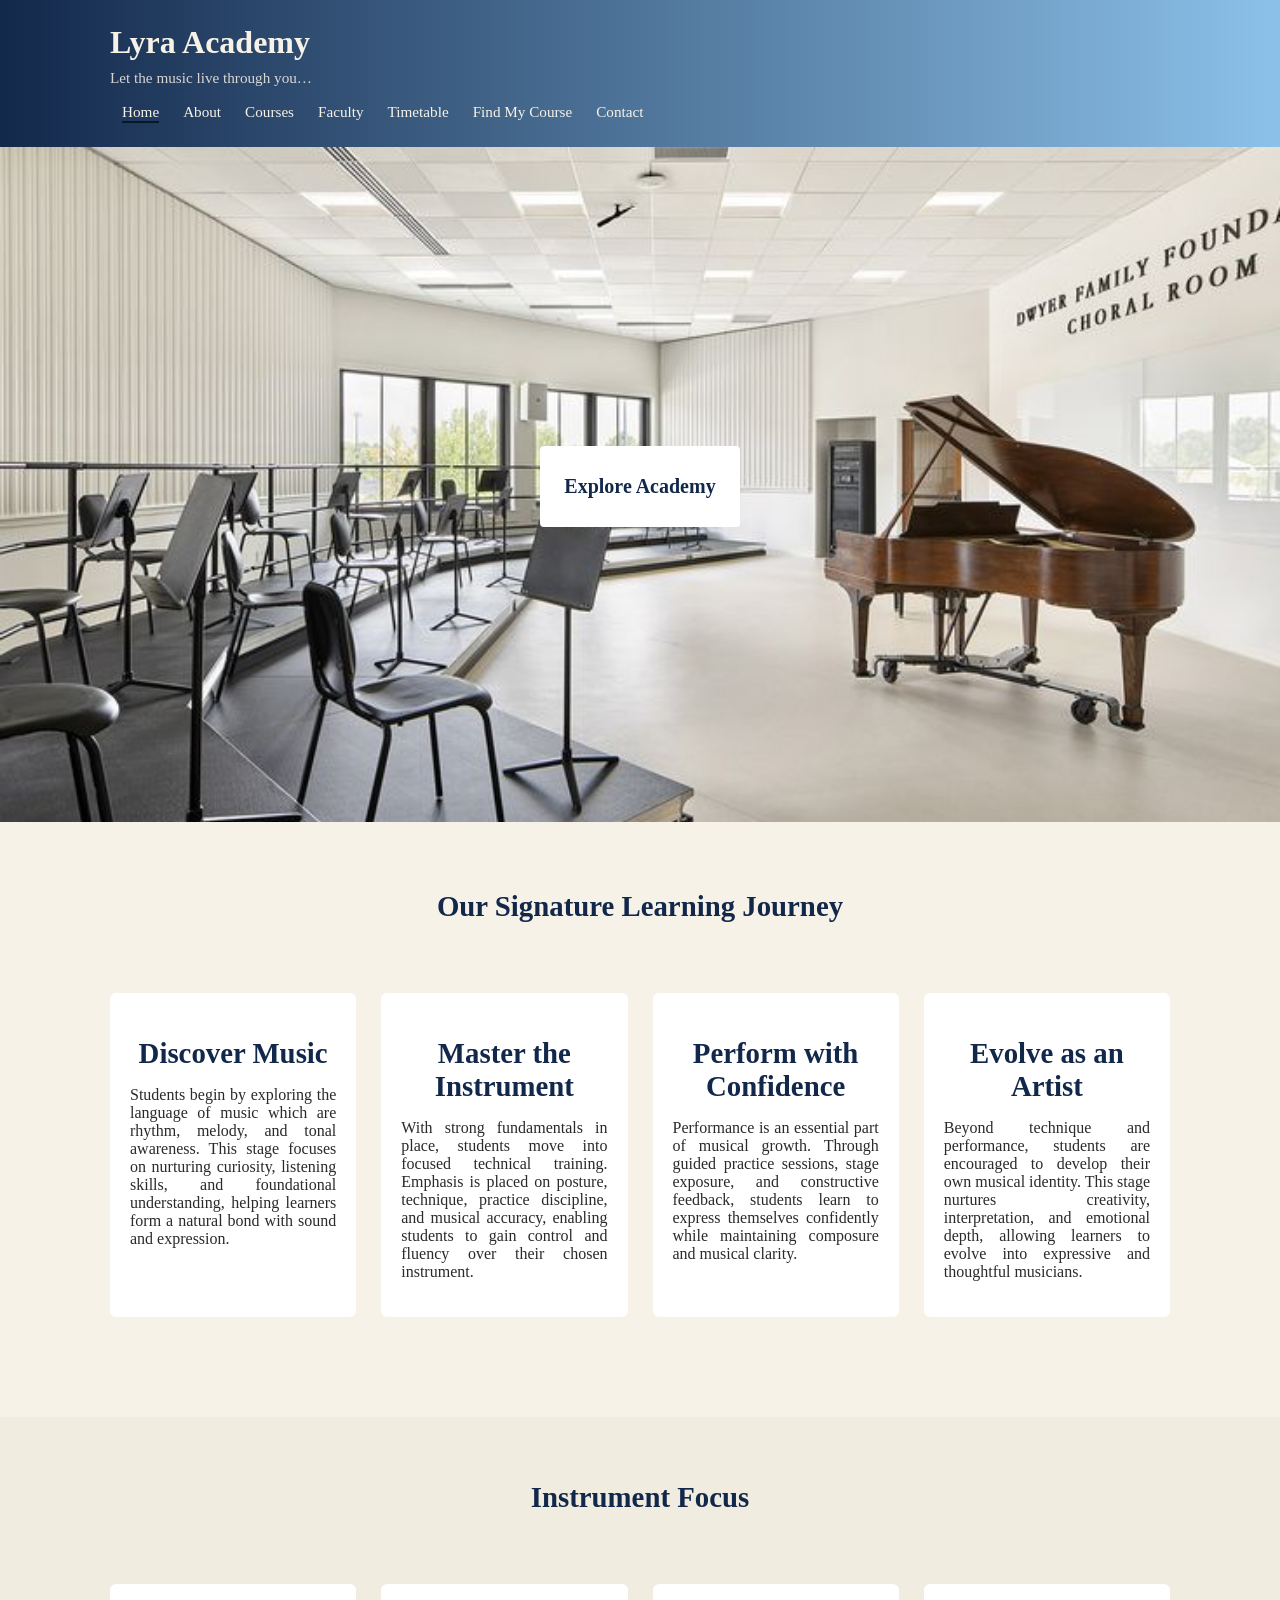
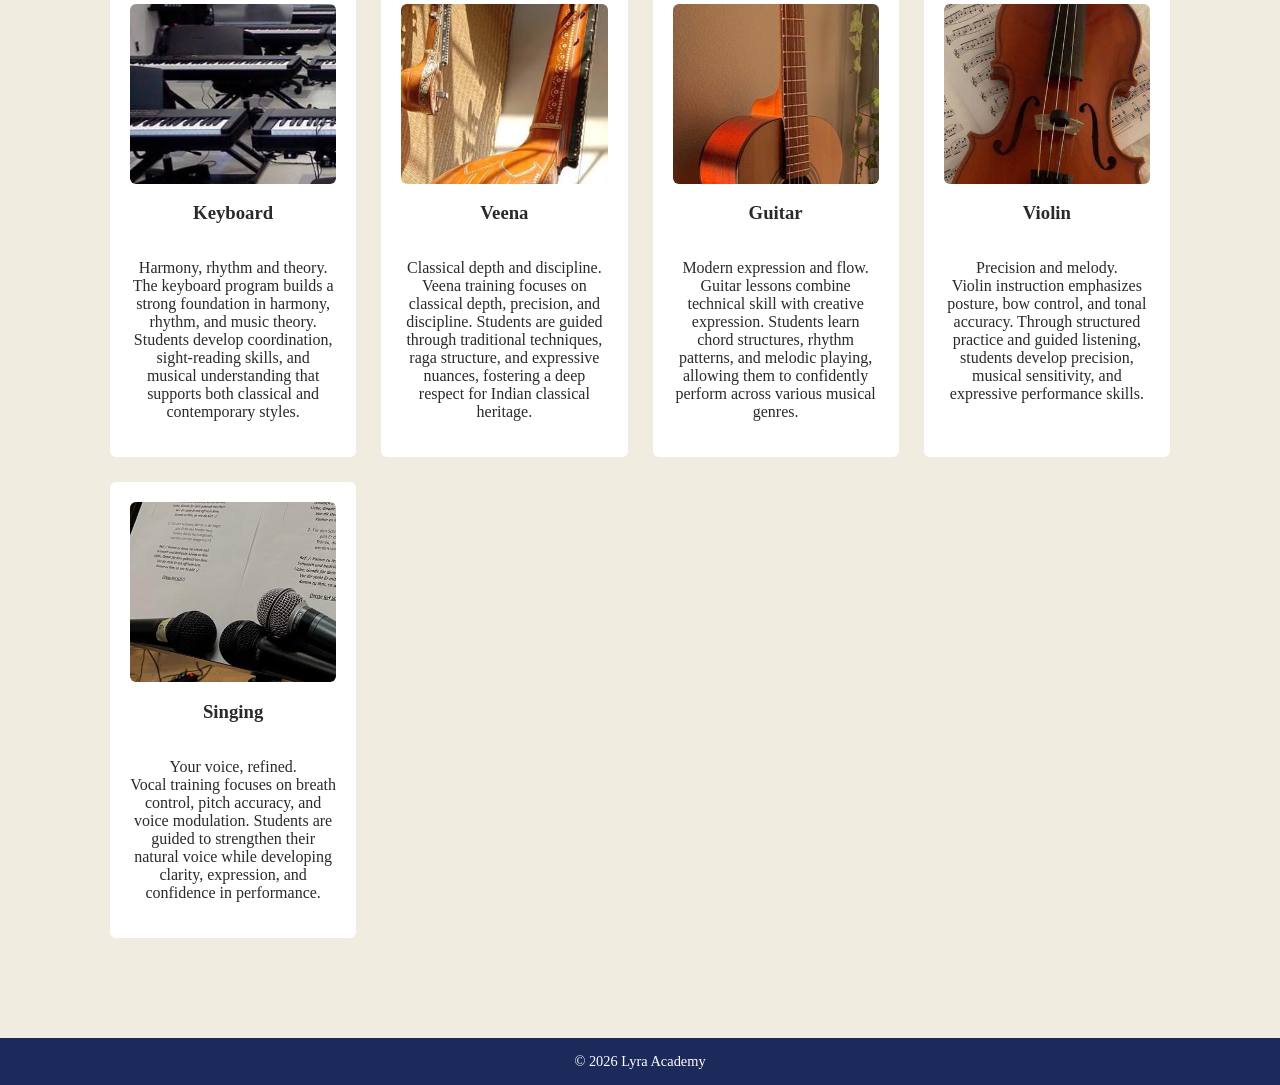
<file: index.html>
<!DOCTYPE html>
<html lang="en">
<head>
  <meta charset="UTF-8">
  <title>Lyra Academy | Home</title>
  <link rel="stylesheet" href="style.css">
</head>
<body>

<!-- ════════════════════════════════════════════════════
     UPDATED HEADER — paste into ALL 7 HTML files
     replacing the existing <header>...</header> block.
     Only change class="active" to match the current page.
     ════════════════════════════════════════════════════ -->

<header class="brand-bar">
  <div class="brand-inner">
    <h1>Lyra Academy</h1>
    <p>Let the music live through you…</p>

    <!-- Hamburger button (visible only on mobile) -->
    <button class="hamburger" id="hamburger" aria-label="Open menu">
      <span></span>
      <span></span>
      <span></span>
    </button>

    <!-- Nav links — add class="active" to current page link -->
    <nav class="nav-menu" id="navMenu">
      <a class="active" href="index.html">Home</a>
      <a href="about.html">About</a>
      <a href="courses.html">Courses</a>
      <a href="faculty.html">Faculty</a>
      <a href="timetable.html">Timetable</a>
      <a href="quiz.html">Find My Course</a>
      <a href="contact.html">Contact</a>
    </nav>

  </div>
</header>

<section class="hero">
  <img src="pic1.jpg" alt="Music Academy">
  <div class="hero-text">
    <button class="glow-btn"><h2><a href="courses.html">Explore Academy</a></h2></button>
  </div>
</section>

<section class="journey">
  <h2>Our Signature Learning Journey</h2>
  <div class="journey-grid">
    <div class="journey-card reveal"><h2>Discover Music</h2>
      <p>Students begin by exploring the language of music which are rhythm, melody, and tonal awareness. This stage focuses on nurturing curiosity, listening skills, and foundational understanding, helping learners form a natural bond with sound and expression.</p>
    </div>
    <div class="journey-card reveal"><h2>Master the Instrument</h2>
      <p>With strong fundamentals in place, students move into focused technical training. Emphasis is placed on posture, technique, practice discipline, and musical accuracy, enabling students to gain control and fluency over their chosen instrument.</p>
    </div>
    <div class="journey-card reveal"><h2>Perform with Confidence</h2>
      <p>Performance is an essential part of musical growth. Through guided practice sessions, stage exposure, and constructive feedback, students learn to express themselves confidently while maintaining composure and musical clarity.</p>
    </div>
    <div class="journey-card reveal"><h2>Evolve as an Artist</h2>
      <p>Beyond technique and performance, students are encouraged to develop their own musical identity. This stage nurtures creativity, interpretation, and emotional depth, allowing learners to evolve into expressive and thoughtful musicians.</p>
    </div>
  </div>
</section>

<section class="instruments">
  <h2>Instrument Focus</h2>
  <div class="instrument-grid">
    <div class="instrument-card">
      <img src="pic2.jpg">
      <h3>Keyboard</h3>
      <p>Harmony, rhythm and theory.<br>The keyboard program builds a strong foundation in harmony, rhythm, and music theory. Students develop coordination, sight-reading skills, and musical understanding that supports both classical and contemporary styles.</p>
    </div>
    <div class="instrument-card">
      <img src="pic3.jpg">
      <h3>Veena</h3>
      <p>Classical depth and discipline.<br>Veena training focuses on classical depth, precision, and discipline. Students are guided through traditional techniques, raga structure, and expressive nuances, fostering a deep respect for Indian classical heritage.</p>
    </div>
    <div class="instrument-card">
      <img src="pic4.jpg">
      <h3>Guitar</h3>
      <p>Modern expression and flow.<br>Guitar lessons combine technical skill with creative expression. Students learn chord structures, rhythm patterns, and melodic playing, allowing them to confidently perform across various musical genres.</p>
    </div>
    <div class="instrument-card">
      <img src="pic5.jpg">
      <h3>Violin</h3>
      <p>Precision and melody.<br>Violin instruction emphasizes posture, bow control, and tonal accuracy. Through structured practice and guided listening, students develop precision, musical sensitivity, and expressive performance skills.</p>
    </div>
    <div class="instrument-card">
      <img src="pic6.jpg">
      <h3>Singing</h3>
      <p>Your voice, refined.<br>Vocal training focuses on breath control, pitch accuracy, and voice modulation. Students are guided to strengthen their natural voice while developing clarity, expression, and confidence in performance.</p>
    </div>
  </div>
</section>

<footer>
  © 2026 Lyra Academy
</footer>

<script src="script.js"></script>
</body>
</html>
</file>
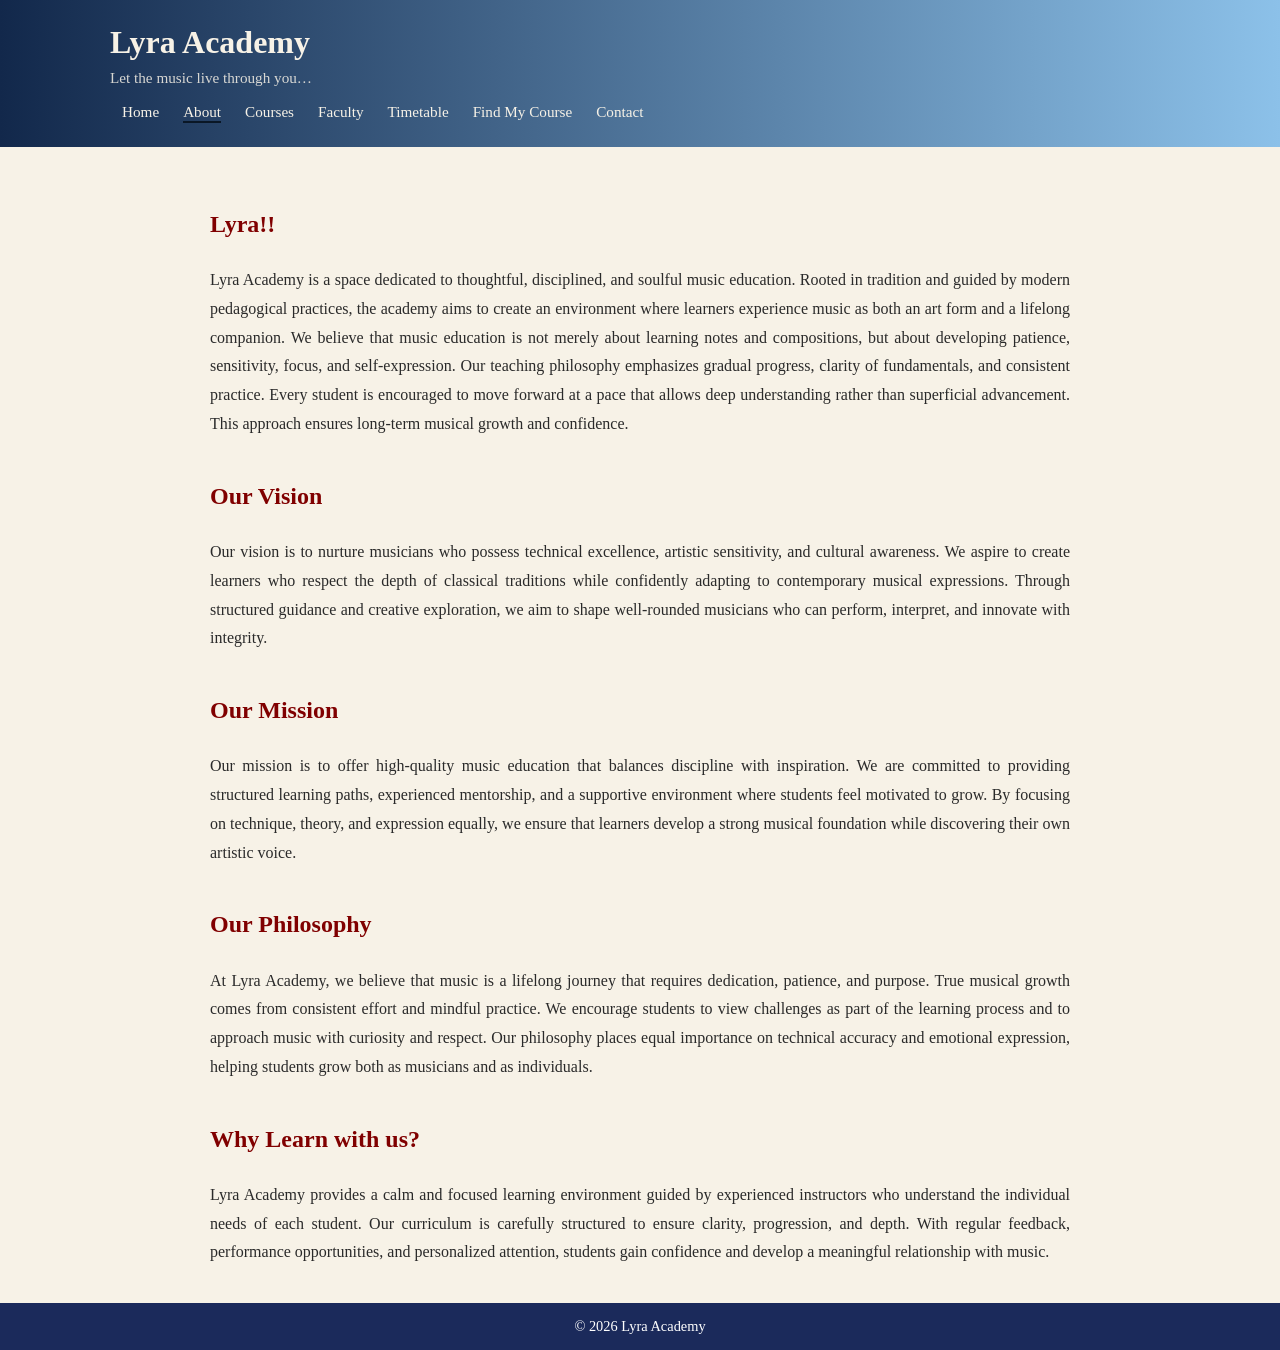
<file: about.html>
<!DOCTYPE html>
<html lang="en">
<head>
  <meta charset="UTF-8">
  <title>Lyra Academy | About</title>
  <link rel="stylesheet" href="style.css">
</head>
<body>

<!-- ════════════════════════════════════════════════════
     UPDATED HEADER — paste into ALL 7 HTML files
     replacing the existing <header>...</header> block.
     Only change class="active" to match the current page.
     ════════════════════════════════════════════════════ -->

<header class="brand-bar">
  <div class="brand-inner">
    <h1>Lyra Academy</h1>
    <p>Let the music live through you…</p>

    <!-- Hamburger button (visible only on mobile) -->
    <button class="hamburger" id="hamburger" aria-label="Open menu">
      <span></span>
      <span></span>
      <span></span>
    </button>

    <!-- Nav links — add class="active" to current page link -->
    <nav class="nav-menu" id="navMenu">
      <a href="index.html">Home</a>
      <a class="active" href="about.html">About</a>
      <a href="courses.html">Courses</a>
      <a href="faculty.html">Faculty</a>
      <a href="timetable.html">Timetable</a>
      <a href="quiz.html">Find My Course</a>
      <a href="contact.html">Contact</a>
    </nav>

  </div>
</header>

<section class="page-section reveal">
  <h2>Lyra!!</h2>
  <p>Lyra Academy is a space dedicated to thoughtful, disciplined, and soulful music education. Rooted in tradition and guided by modern pedagogical practices, the academy aims to create an environment where learners experience music as both an art form and a lifelong companion. We believe that music education is not merely about learning notes and compositions, but about developing patience, sensitivity, focus, and self-expression.
    Our teaching philosophy emphasizes gradual progress, clarity of fundamentals, and consistent practice. Every student is encouraged to move forward at a pace that allows deep understanding rather than superficial advancement. This approach ensures long-term musical growth and confidence.</p>
  <h2>Our Vision</h2>
  <p>Our vision is to nurture musicians who possess technical excellence, artistic sensitivity, and cultural awareness. We aspire to create learners who respect the depth of classical traditions while confidently adapting to contemporary musical expressions. Through structured guidance and creative exploration, we aim to shape well-rounded musicians who can perform, interpret, and innovate with integrity.</p>

  <h2>Our Mission</h2>
  <p>Our mission is to offer high-quality music education that balances discipline with inspiration. We are committed to providing structured learning paths, experienced mentorship, and a supportive environment where students feel motivated to grow. By focusing on technique, theory, and expression equally, we ensure that learners develop a strong musical foundation while discovering their own artistic voice.</p>

  <h2>Our Philosophy</h2>
  <p>At Lyra Academy, we believe that music is a lifelong journey that requires dedication, patience, and purpose. True musical growth comes from consistent effort and mindful practice. We encourage students to view challenges as part of the learning process and to approach music with curiosity and respect. Our philosophy places equal importance on technical accuracy and emotional expression, helping students grow both as musicians and as individuals.</p>
  <h2>Why Learn with us?</h2>
  <p>Lyra Academy provides a calm and focused learning environment guided by experienced instructors who understand the individual needs of each student. Our curriculum is carefully structured to ensure clarity, progression, and depth. With regular feedback, performance opportunities, and personalized attention, students gain confidence and develop a meaningful relationship with music.</p>
</section>

<footer>© 2026 Lyra Academy</footer>
<script src="script.js"></script>
</body>
</html>
</file>
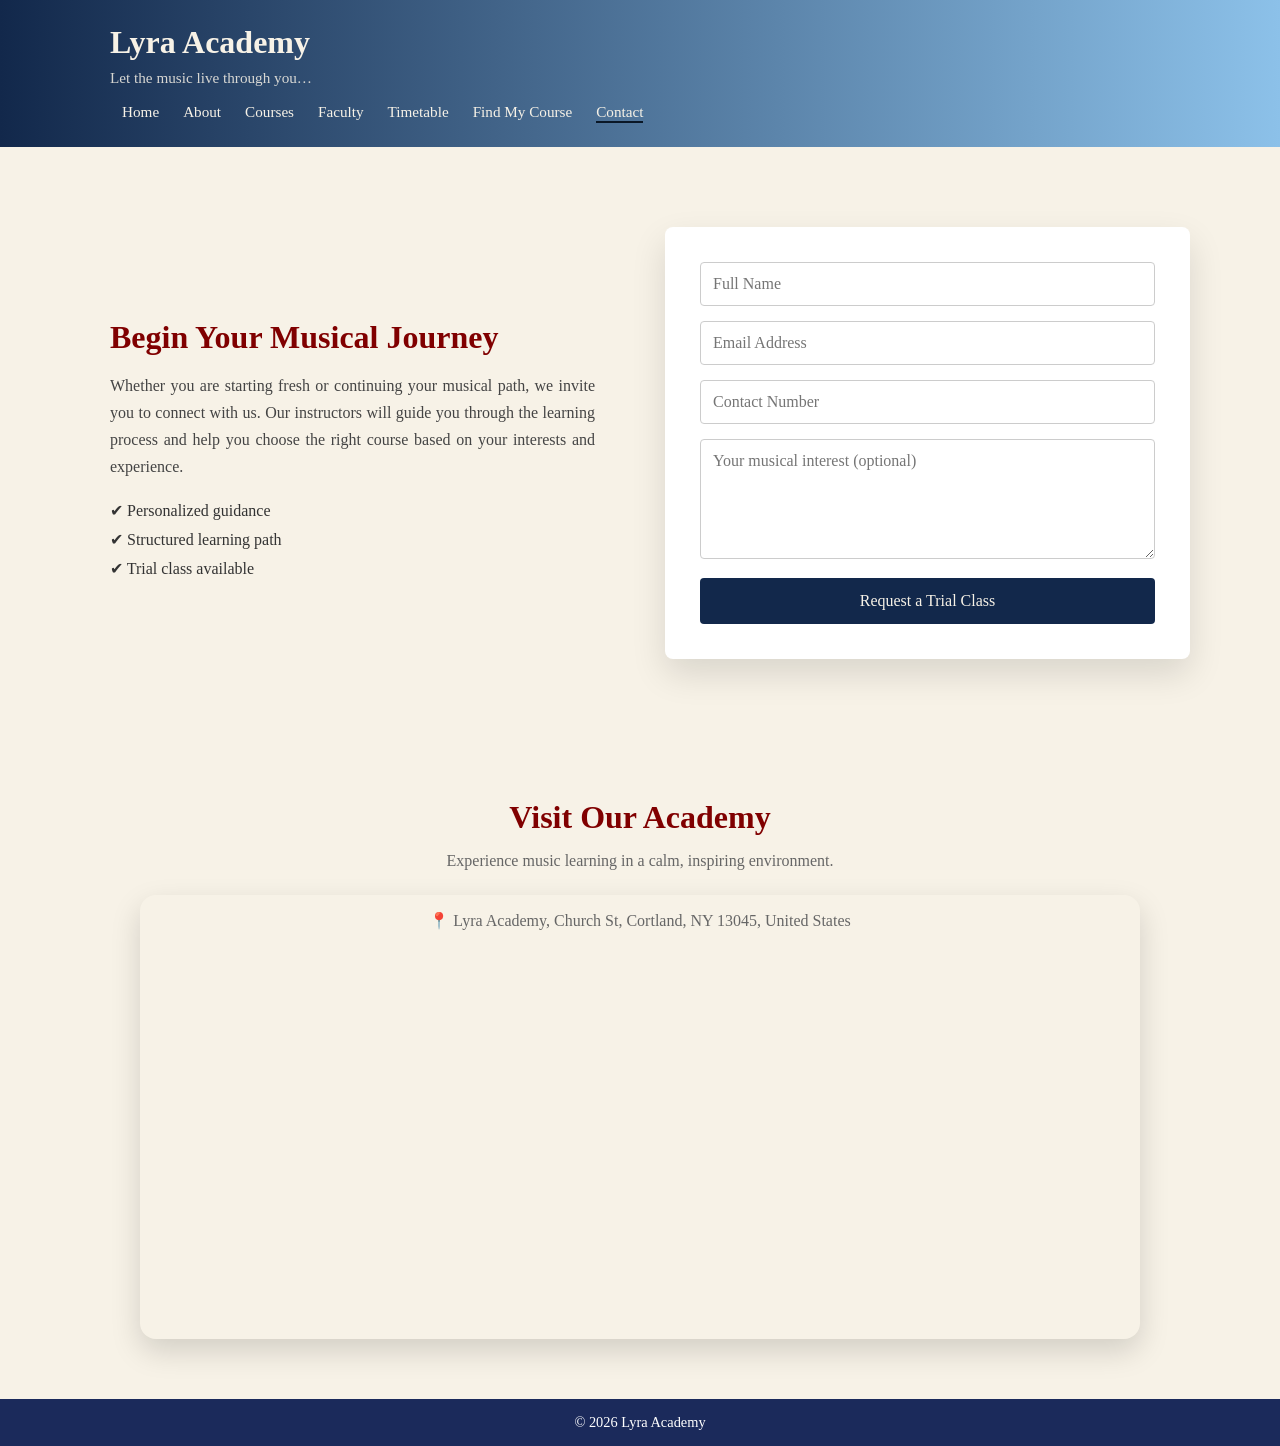
<file: contact.html>
<!DOCTYPE html>
<html lang="en">
<head>
  <meta charset="UTF-8">
  <title>Lyra Academy | Contact</title>
  <link rel="stylesheet" href="style.css">
</head>
<body>

<!-- ════════════════════════════════════════════════════
     UPDATED HEADER — paste into ALL 7 HTML files
     replacing the existing <header>...</header> block.
     Only change class="active" to match the current page.
     ════════════════════════════════════════════════════ -->

<header class="brand-bar">
  <div class="brand-inner">
    <h1>Lyra Academy</h1>
    <p>Let the music live through you…</p>

    <!-- Hamburger button (visible only on mobile) -->
    <button class="hamburger" id="hamburger" aria-label="Open menu">
      <span></span>
      <span></span>
      <span></span>
    </button>

    <!-- Nav links — add class="active" to current page link -->
    <nav class="nav-menu" id="navMenu">
      <a href="index.html">Home</a>
      <a href="about.html">About</a>
      <a href="courses.html">Courses</a>
      <a href="faculty.html">Faculty</a>
      <a href="timetable.html">Timetable</a>
      <a href="quiz.html">Find My Course</a>
      <a class="active" href="contact.html">Contact</a>
    </nav>

  </div>
</header>

<section class="contact-section">
  <div class="contact-wrapper">

    <div class="contact-info reveal">
      <h2>Begin Your Musical Journey</h2>
      <p>
        Whether you are starting fresh or continuing your musical path,
        we invite you to connect with us. Our instructors will guide you
        through the learning process and help you choose the right course
        based on your interests and experience.
      </p>

      <ul>
        <li>✔ Personalized guidance</li>
        <li>✔ Structured learning path</li>
        <li>✔ Trial class available</li>
      </ul>
    </div>

    <form id="contactForm" class="contact-form reveal"
      action="https://formspree.io/f/mlgzkyle"
      method="POST">
      <input id="name"    name="name"    type="text"  placeholder="Full Name">
      <input id="email"   name="email"   type="email" placeholder="Email Address">
      <input id="phone"   name="phone"   type="text"  placeholder="Contact Number">
      <textarea id="message" name="message"            placeholder="Your musical interest (optional)"></textarea>
      <button class="glow-btn" type="submit">Request a Trial Class</button>
    </form>

  </div>
</section>
<div class="location-section">
  <h2>Visit Our Academy</h2>
  <p>Experience music learning in a calm, inspiring environment.</p>

  <div class="map-container">
    <p class="address">
      📍 Lyra Academy, Church St, Cortland, NY 13045, United States
    <iframe
      src="https://www.google.com/maps/embed?pb=!1m18!1m12!1m3!1d23495.12737555511!2d-76.19818720116632!3d42.60005774520576!2m3!1f0!2f0!3f0!3m2!1i1024!2i768!4f13.1!3m3!1m2!1s0x89da6b87395016bb%3A0x897ecd83acf95152!2sCourthouse%20Park!5e0!3m2!1sen!2sin!4v1769472730939!5m2!1sen!2sin" width="600" height="450" style="border:0;" allowfullscreen="" loading="lazy" referrerpolicy="no-referrer-when-downgrade"
      loading="lazy"
      referrerpolicy="no-referrer-when-downgrade"
      allowfullscreen>
    </iframe>
  </div>
</div>


<footer>© 2026 Lyra Academy</footer>
<script src="script.js"></script>
</body>
</html>
</file>
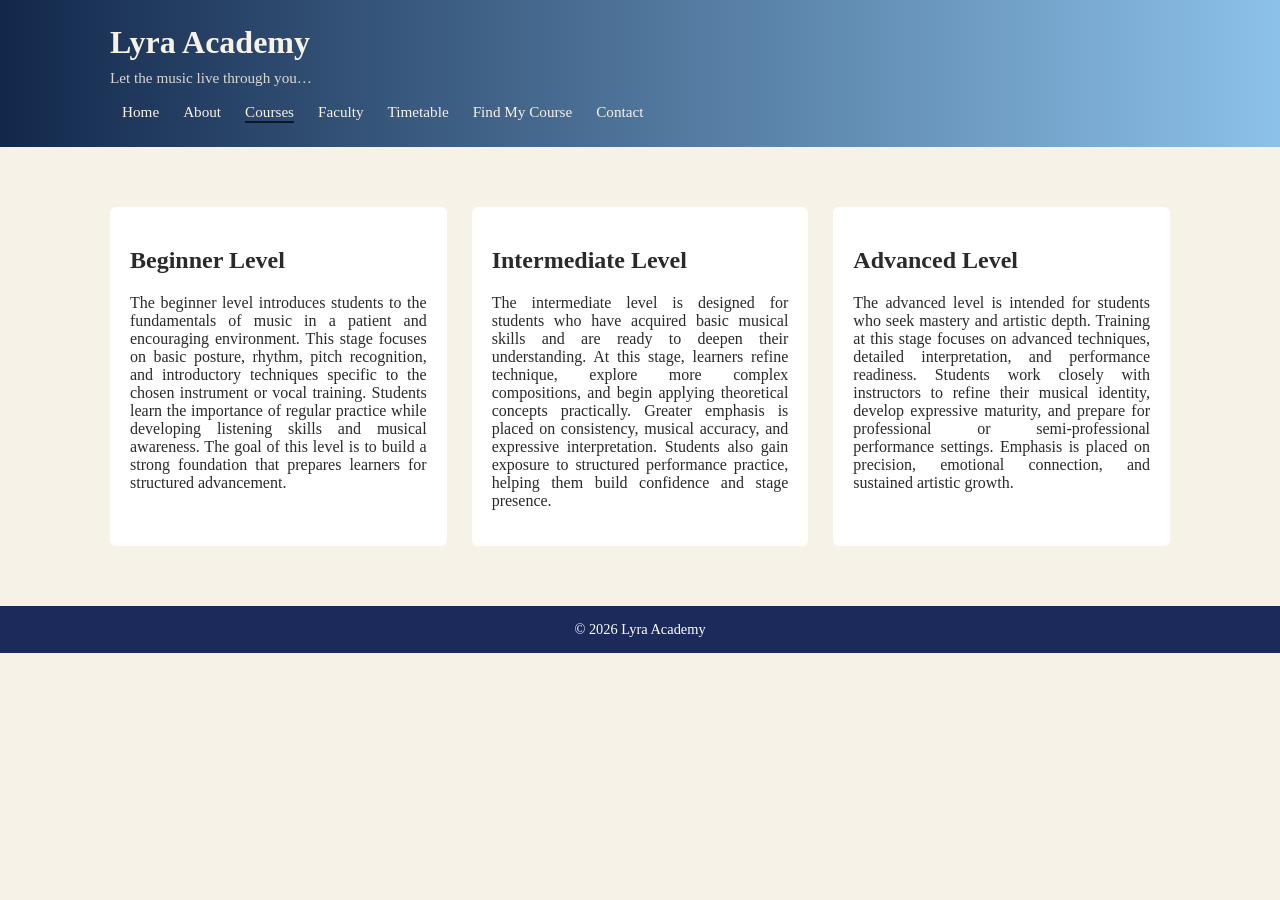
<file: courses.html>
<!DOCTYPE html>
<html lang="en">
<head>
  <meta charset="UTF-8">
  <title>Lyra Academy | Courses</title>
  <link rel="stylesheet" href="style.css">
</head>
<body>

<!-- ════════════════════════════════════════════════════
     UPDATED HEADER — paste into ALL 7 HTML files
     replacing the existing <header>...</header> block.
     Only change class="active" to match the current page.
     ════════════════════════════════════════════════════ -->

<header class="brand-bar">
  <div class="brand-inner">
    <h1>Lyra Academy</h1>
    <p>Let the music live through you…</p>

    <!-- Hamburger button (visible only on mobile) -->
    <button class="hamburger" id="hamburger" aria-label="Open menu">
      <span></span>
      <span></span>
      <span></span>
    </button>

    <!-- Nav links — add class="active" to current page link -->
    <nav class="nav-menu" id="navMenu">
      <a href="index.html">Home</a>
      <a href="about.html">About</a>
      <a class="active" href="courses.html">Courses</a>
      <a href="faculty.html">Faculty</a>
      <a href="timetable.html">Timetable</a>
      <a href="quiz.html">Find My Course</a>
      <a href="contact.html">Contact</a>
    </nav>

  </div>
</header>

<section class="courses-grid">
  <div class="course-card reveal"><h2>Beginner Level</h2>
  <p>The beginner level introduces students to the fundamentals of music in a patient and encouraging environment. This stage focuses on basic posture, rhythm, pitch recognition, and introductory techniques specific to the chosen instrument or vocal training. Students learn the importance of regular practice while developing listening skills and musical awareness. The goal of this level is to build a strong foundation that prepares learners for structured advancement.</p>
  </div>
  <div class="course-card reveal"><h2>Intermediate Level</h2>
  <p>The intermediate level is designed for students who have acquired basic musical skills and are ready to deepen their understanding. At this stage, learners refine technique, explore more complex compositions, and begin applying theoretical concepts practically. Greater emphasis is placed on consistency, musical accuracy, and expressive interpretation. Students also gain exposure to structured performance practice, helping them build confidence and stage presence.</p>
  </div>
  <div class="course-card reveal"><h2>Advanced Level</h2>
  <p>The advanced level is intended for students who seek mastery and artistic depth. Training at this stage focuses on advanced techniques, detailed interpretation, and performance readiness. Students work closely with instructors to refine their musical identity, develop expressive maturity, and prepare for professional or semi-professional performance settings. Emphasis is placed on precision, emotional connection, and sustained artistic growth.</p>
  </div>
</section>

<footer>© 2026 Lyra Academy</footer>
<script src="script.js"></script>
</body>
</html>
</file>
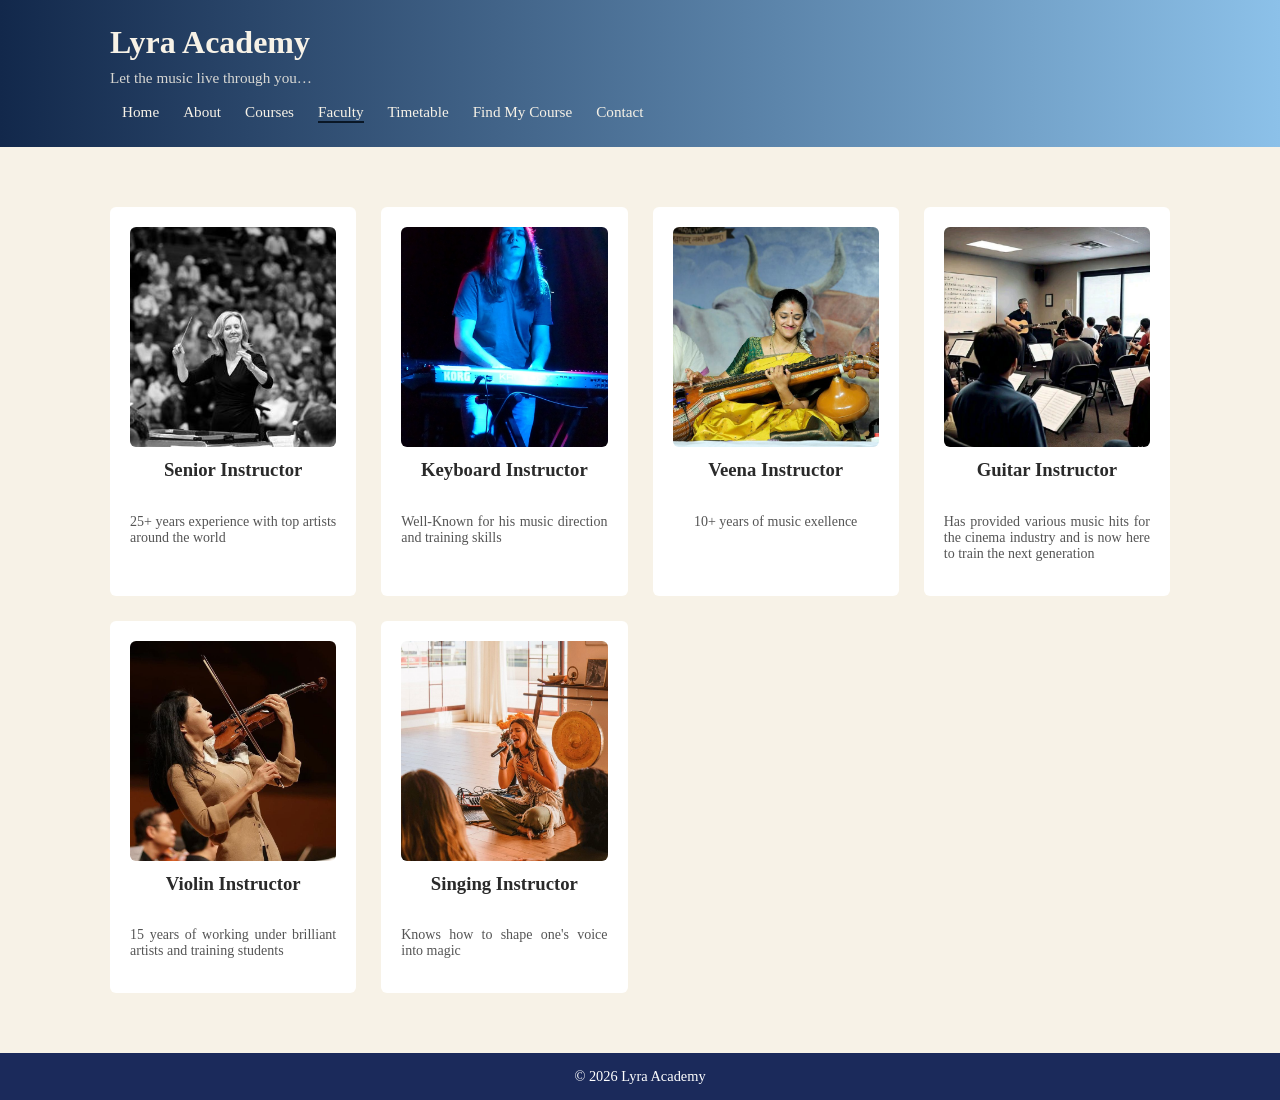
<file: faculty.html>
<!DOCTYPE html>
<html lang="en">
<head>
  <meta charset="UTF-8">
  <title>Lyra Academy | Faculty</title>
  <link rel="stylesheet" href="style.css">
</head>
<body>

<!-- ════════════════════════════════════════════════════
     UPDATED HEADER — paste into ALL 7 HTML files
     replacing the existing <header>...</header> block.
     Only change class="active" to match the current page.
     ════════════════════════════════════════════════════ -->

<header class="brand-bar">
  <div class="brand-inner">
    <h1>Lyra Academy</h1>
    <p>Let the music live through you…</p>

    <!-- Hamburger button (visible only on mobile) -->
    <button class="hamburger" id="hamburger" aria-label="Open menu">
      <span></span>
      <span></span>
      <span></span>
    </button>

    <!-- Nav links — add class="active" to current page link -->
    <nav class="nav-menu" id="navMenu">
      <a href="index.html">Home</a>
      <a href="about.html">About</a>
      <a href="courses.html">Courses</a>
      <a class="active" href="faculty.html">Faculty</a>
      <a href="timetable.html">Timetable</a>
      <a href="quiz.html">Find My Course</a>
      <a href="contact.html">Contact</a>
    </nav>

  </div>
</header>

<section class="faculty-grid">
  <div class="faculty-card reveal">
    <img src="pic7.jpg">
    <h3>Senior Instructor</h3>
    <p>25+ years experience with top artists around the world</p>
  </div>
  <div class="faculty-card reveal">
    <img src="pic8.jpg">
    <h3>Keyboard Instructor</h3>
    <p>Well-Known for his music direction and training skills</p>
  </div>
  <div class="faculty-card reveal">
    <img src="pic9.jpg">
    <h3>Veena Instructor</h3>
    <p>10+ years of music exellence</p>
  </div>
  <div class="faculty-card reveal">
    <img src="pic10.jpg">
    <h3>Guitar Instructor</h3>
    <p>Has provided various music hits for the cinema industry and is now here to train the next generation</p>
  </div>
  <div class="faculty-card reveal">
    <img src="pic11.jpg">
    <h3>Violin Instructor</h3>
    <p>15 years of working under brilliant artists and training students</p>
  </div>
  <div class="faculty-card reveal">
    <img src="pic12.jpg">
    <h3>Singing Instructor</h3>
    <p>Knows how to shape one's voice into magic</p>
  </div>
</section>

<footer>© 2026 Lyra Academy</footer>
<script src="script.js"></script>
</body>
</html>
</file>
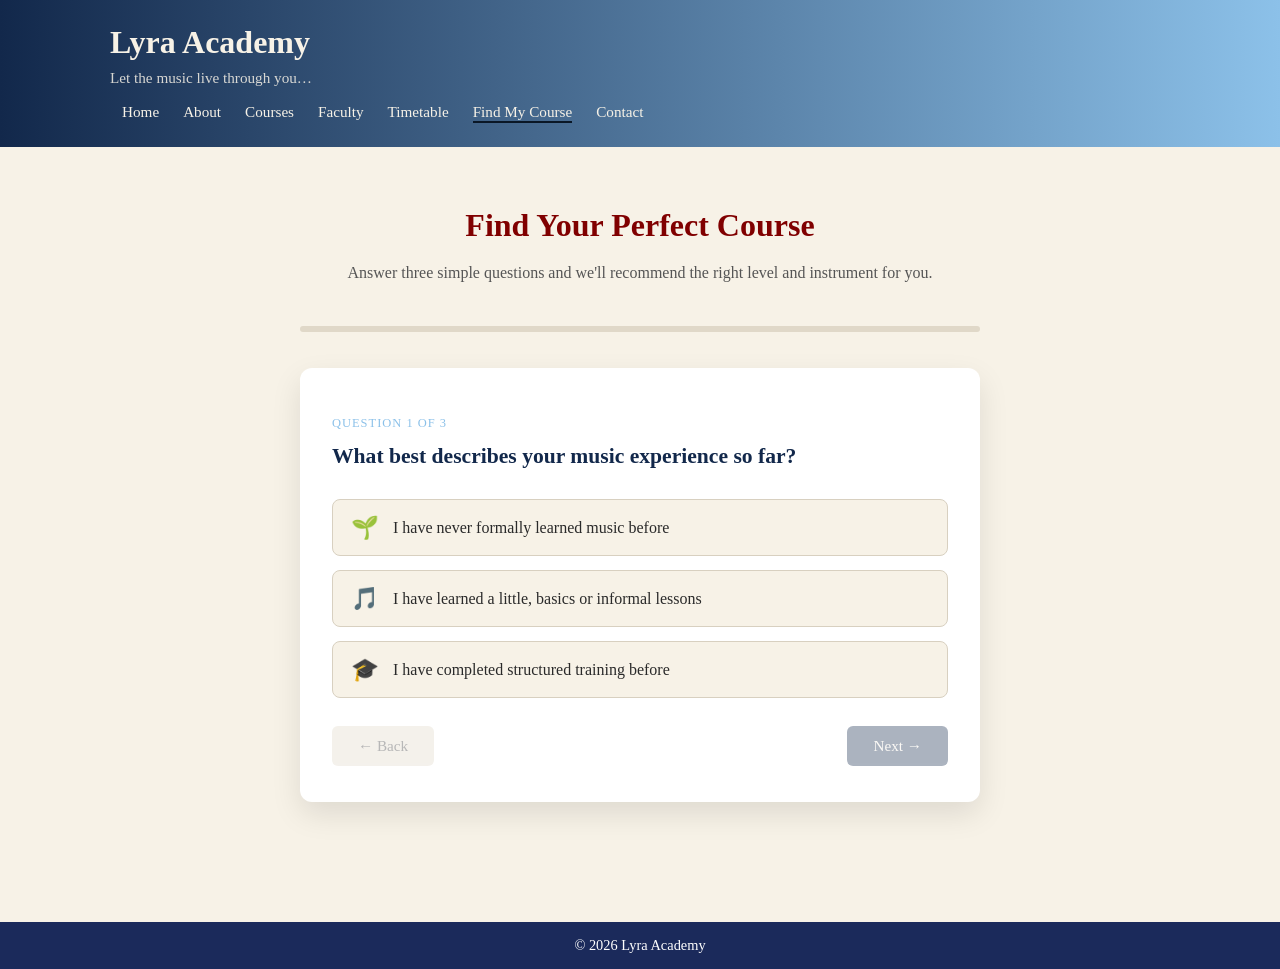
<file: quiz.html>
<!DOCTYPE html>
<html lang="en">
<head>
  <meta charset="UTF-8">
  <title>Lyra Academy | Find Your Course</title>
  <link rel="stylesheet" href="style.css">
</head>
<body>

<!-- ════════════════════════════════════════════════════
     UPDATED HEADER — paste into ALL 7 HTML files
     replacing the existing <header>...</header> block.
     Only change class="active" to match the current page.
     ════════════════════════════════════════════════════ -->

<header class="brand-bar">
  <div class="brand-inner">
    <h1>Lyra Academy</h1>
    <p>Let the music live through you…</p>

    <!-- Hamburger button (visible only on mobile) -->
    <button class="hamburger" id="hamburger" aria-label="Open menu">
      <span></span>
      <span></span>
      <span></span>
    </button>

    <!-- Nav links — add class="active" to current page link -->
    <nav class="nav-menu" id="navMenu">
      <a href="index.html">Home</a>
      <a href="about.html">About</a>
      <a href="courses.html">Courses</a>
      <a href="faculty.html">Faculty</a>
      <a href="timetable.html">Timetable</a>
      <a class="active" href="quiz.html">Find My Course</a>
      <a href="contact.html">Contact</a>
    </nav>

  </div>
</header>

<section class="quiz-section">
  <h2>Find Your Perfect Course</h2>
  <p class="subtitle">Answer three simple questions and we'll recommend the right level and instrument for you.</p>

  <!-- Progress bar -->
  <div class="progress-bar-wrap">
    <div class="progress-bar-fill" id="progressBar" style="width: 0%"></div>
  </div>

  <!-- Question 1: Experience -->
  <div class="quiz-card active" id="q1">
    <p class="question-label">Question 1 of 3</p>
    <h3>What best describes your music experience so far?</h3>
    <div class="options">
      <button class="option-btn" onclick="selectOption(this, 'exp', 'none')">
        <span class="option-icon">🌱</span>
        <span>I have never formally learned music before</span>
      </button>
      <button class="option-btn" onclick="selectOption(this, 'exp', 'some')">
        <span class="option-icon">🎵</span>
        <span>I have learned a little, basics or informal lessons</span>
      </button>
      <button class="option-btn" onclick="selectOption(this, 'exp', 'trained')">
        <span class="option-icon">🎓</span>
        <span>I have completed structured training before</span>
      </button>
    </div>
    <div class="quiz-nav">
      <button class="nav-btn back" disabled>← Back</button>
      <button class="nav-btn next" id="next1" onclick="nextQuestion(1)" disabled>Next →</button>
    </div>
  </div>

  <!-- Question 2: Goal -->
  <div class="quiz-card" id="q2">
    <p class="question-label">Question 2 of 3</p>
    <h3>What is your main goal with music?</h3>
    <div class="options">
      <button class="option-btn" onclick="selectOption(this, 'goal', 'hobby')">
        <span class="option-icon">🌿</span>
        <span>I want to enjoy it as a personal hobby and stress relief</span>
      </button>
      <button class="option-btn" onclick="selectOption(this, 'goal', 'perform')">
        <span class="option-icon">🎤</span>
        <span>I want to perform at events, competitions, or recitals</span>
      </button>
      <button class="option-btn" onclick="selectOption(this, 'goal', 'professional')">
        <span class="option-icon">🏆</span>
        <span>I want to pursue music professionally or academically</span>
      </button>
    </div>
    <div class="quiz-nav">
      <button class="nav-btn back" onclick="prevQuestion(2)">← Back</button>
      <button class="nav-btn next" id="next2" onclick="nextQuestion(2)" disabled>Next →</button>
    </div>
  </div>

  <!-- Question 3: Instrument -->
  <div class="quiz-card" id="q3">
    <p class="question-label">Question 3 of 3</p>
    <h3>Which instrument or area draws you the most?</h3>
    <div class="options">
      <button class="option-btn" onclick="selectOption(this, 'instrument', 'Keyboard')">
        <span class="option-icon">🎹</span>
        <span>Keyboard, I love harmony and layered sound</span>
      </button>
      <button class="option-btn" onclick="selectOption(this, 'instrument', 'Guitar')">
        <span class="option-icon">🎸</span>
        <span>Guitar, I want expressive, modern playing</span>
      </button>
      <button class="option-btn" onclick="selectOption(this, 'instrument', 'Violin')">
        <span class="option-icon">🎻</span>
        <span>Violin, I am drawn to precision and melody</span>
      </button>
      <button class="option-btn" onclick="selectOption(this, 'instrument', 'Veena')">
        <span class="option-icon">🪕</span>
        <span>Veena, I want to connect with classical tradition</span>
      </button>
      <button class="option-btn" onclick="selectOption(this, 'instrument', 'Singing')">
        <span class="option-icon">🎙️</span>
        <span>Singing, my voice is my instrument</span>
      </button>
    </div>
    <div class="quiz-nav">
      <button class="nav-btn back" onclick="prevQuestion(3)">← Back</button>
      <button class="nav-btn next" id="next3" onclick="showResult()" disabled>See My Result →</button>
    </div>
  </div>

  <!-- Result -->
  <div id="result-card">
    <div class="result-badge">Your Recommendation</div>
    <h2 id="result-level"></h2>
    <p class="result-instrument" id="result-instrument"></p>
    <p id="result-description"></p>
    <div class="result-actions">
      <a href="courses.html" class="btn-primary">View Course Details</a>
      <a href="contact.html" class="btn-primary">Book a Trial Class</a>
      <button class="btn-secondary" onclick="retakeQuiz()">Retake Quiz</button>
    </div>
  </div>

</section>

<footer>© 2026 Lyra Academy</footer>
<script src="script.js"></script>
<script>
  const answers = { exp: null, goal: null, instrument: null };

  function selectOption(btn, key, value) {
    // Deselect siblings
    btn.closest('.options').querySelectorAll('.option-btn').forEach(b => b.classList.remove('selected'));
    btn.classList.add('selected');
    answers[key] = value;
    // Enable next button for this question
    const qNum = { exp: 1, goal: 2, instrument: 3 }[key];
    document.getElementById('next' + qNum).disabled = false;
  }

  function nextQuestion(current) {
    document.getElementById('q' + current).classList.remove('active');
    document.getElementById('q' + (current + 1)).classList.add('active');
    updateProgress(current + 1);
  }

  function prevQuestion(current) {
    document.getElementById('q' + current).classList.remove('active');
    document.getElementById('q' + (current - 1)).classList.add('active');
    updateProgress(current - 1);
  }

  function updateProgress(step) {
    const pct = ((step - 1) / 3) * 100;
    document.getElementById('progressBar').style.width = pct + '%';
  }

  function showResult() {
    // Hide last question
    document.getElementById('q3').classList.remove('active');
    document.getElementById('progressBar').style.width = '100%';

    // Determine level
    let level, description;
    const { exp, goal } = answers;

    if (exp === 'none') {
      level = 'Beginner Level';
      description = 'This is the ideal starting point for you. The Beginner program introduces rhythm, pitch recognition, basic posture, and foundational technique at a comfortable, encouraging pace. You will develop listening awareness and a genuine love for music before advancing further.';
    } else if (exp === 'some' || (exp === 'trained' && goal === 'hobby')) {
      level = 'Intermediate Level';
      description = 'You have a foundation to build on, the Intermediate program is designed for exactly this stage. You will refine your technique, explore more complex compositions, and begin structured performance practice. Your existing experience will accelerate your growth here significantly.';
    } else {
      level = 'Advanced Level';
      description = 'With your background and professional or performance goals, the Advanced program offers the depth and rigor you need. You will work closely with instructors on technique mastery, expressive interpretation, and performance readiness shaping your distinct artistic identity.';
    }

    document.getElementById('result-level').textContent = level;
    document.getElementById('result-instrument').textContent = '🎵 Recommended instrument: ' + answers.instrument;
    document.getElementById('result-description').textContent = description;
    document.getElementById('result-card').classList.add('active');
  }

  function retakeQuiz() {
    // Reset everything
    answers.exp = null; answers.goal = null; answers.instrument = null;
    document.getElementById('result-card').classList.remove('active');
    document.querySelectorAll('.quiz-card').forEach(c => c.classList.remove('active'));
    document.querySelectorAll('.option-btn').forEach(b => b.classList.remove('selected'));
    document.querySelectorAll('.nav-btn.next').forEach(b => b.disabled = true);
    document.getElementById('q1').classList.add('active');
    document.getElementById('progressBar').style.width = '0%';
  }
</script>
</body>
</html>
</file>
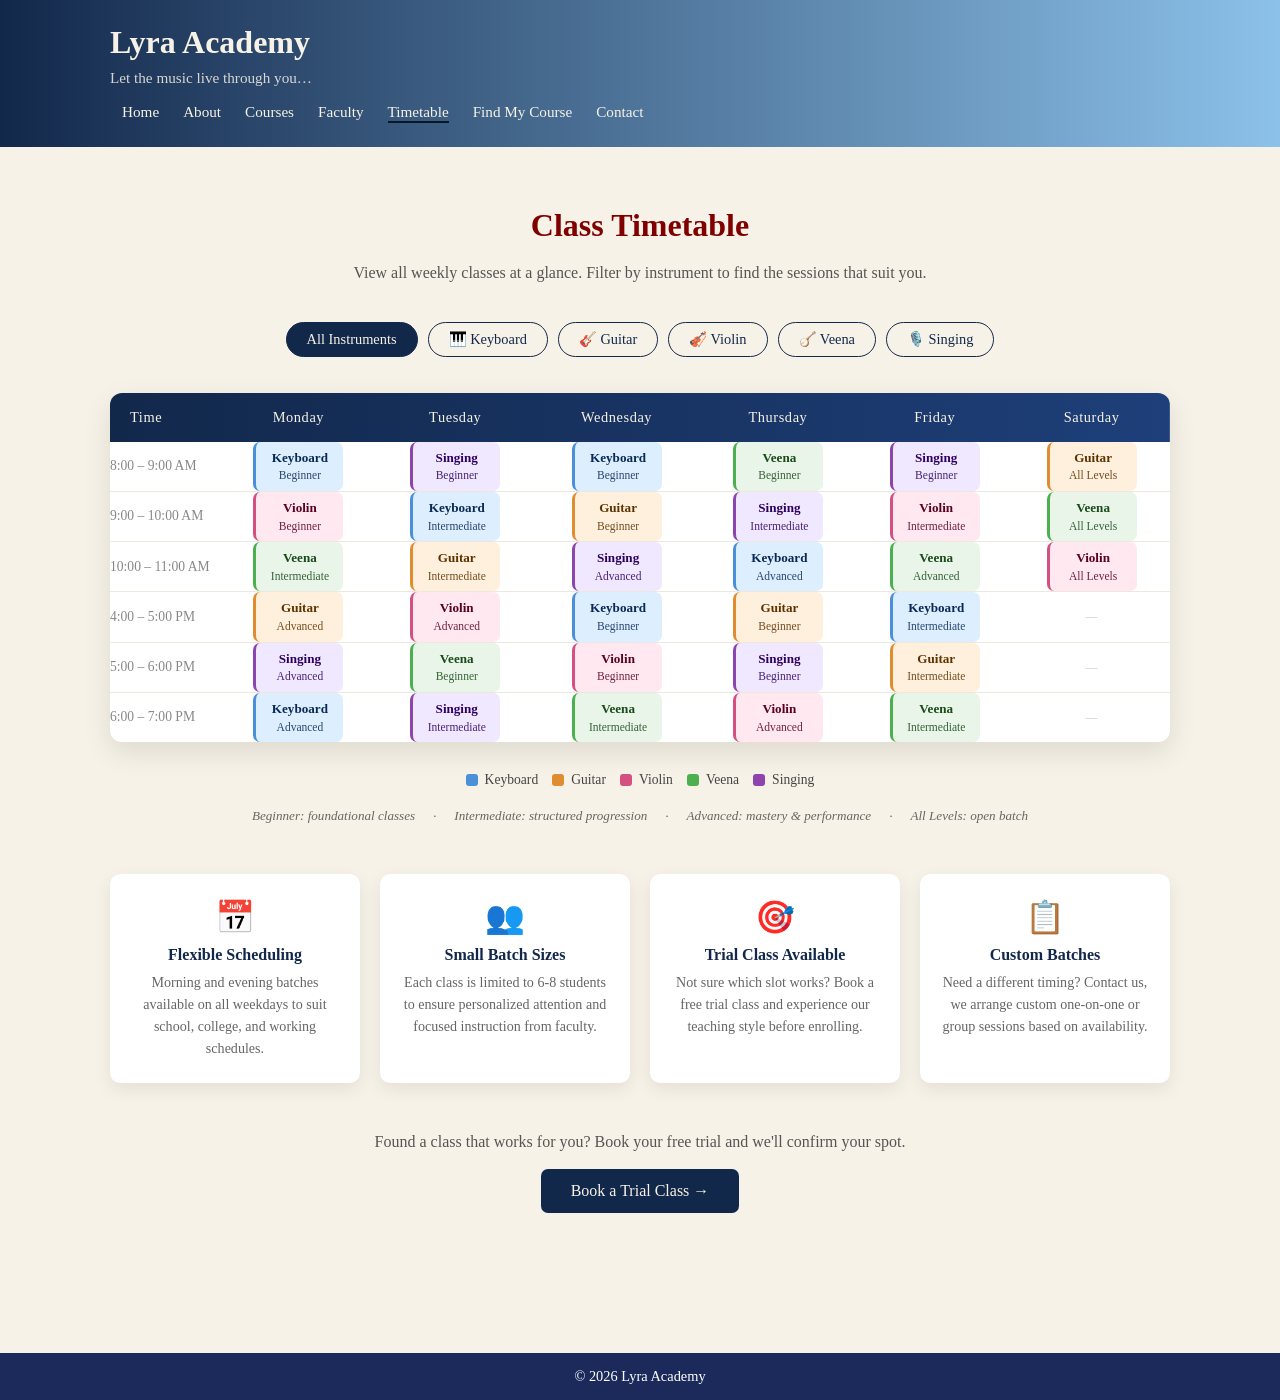
<file: timetable.html>
<!DOCTYPE html>
<html lang="en">
<head>
  <meta charset="UTF-8">
  <title>Lyra Academy | Class Timetable</title>
  <link rel="stylesheet" href="style.css">
</head>
<body>

<!-- ════════════════════════════════════════════════════
     UPDATED HEADER — paste into ALL 7 HTML files
     replacing the existing <header>...</header> block.
     Only change class="active" to match the current page.
     ════════════════════════════════════════════════════ -->

<header class="brand-bar">
  <div class="brand-inner">
    <h1>Lyra Academy</h1>
    <p>Let the music live through you…</p>

    <!-- Hamburger button (visible only on mobile) -->
    <button class="hamburger" id="hamburger" aria-label="Open menu">
      <span></span>
      <span></span>
      <span></span>
    </button>

    <!-- Nav links — add class="active" to current page link -->
    <nav class="nav-menu" id="navMenu">
      <a href="index.html">Home</a>
      <a href="about.html">About</a>
      <a href="courses.html">Courses</a>
      <a href="faculty.html">Faculty</a>
      <a class="active" href="timetable.html">Timetable</a>
      <a href="quiz.html">Find My Course</a>
      <a href="contact.html">Contact</a>
    </nav>

  </div>
</header>

<section class="timetable-section">
  <h2>Class Timetable</h2>
  <p class="subtitle">View all weekly classes at a glance. Filter by instrument to find the sessions that suit you.</p>

  <!-- Filter buttons -->
  <div class="filter-bar">
    <button class="filter-btn active" onclick="filterTable('all', this)">All Instruments</button>
    <button class="filter-btn" onclick="filterTable('keyboard', this)">🎹 Keyboard</button>
    <button class="filter-btn" onclick="filterTable('guitar', this)">🎸 Guitar</button>
    <button class="filter-btn" onclick="filterTable('violin', this)">🎻 Violin</button>
    <button class="filter-btn" onclick="filterTable('veena', this)">🪕 Veena</button>
    <button class="filter-btn" onclick="filterTable('singing', this)">🎙️ Singing</button>
  </div>

  <!-- Timetable -->
  <div class="tt-wrap">
    <table class="timetable" id="mainTable">
      <thead>
        <tr>
          <th>Time</th>
          <th>Monday</th>
          <th>Tuesday</th>
          <th>Wednesday</th>
          <th>Thursday</th>
          <th>Friday</th>
          <th>Saturday</th>
        </tr>
      </thead>
      <tbody>
        <tr>
          <td class="time-col">8:00 – 9:00 AM</td>
          <td class="cell-inner" data-inst="keyboard"><div class="class-chip chip-keyboard"><span class="chip-title">Keyboard</span><span class="chip-level">Beginner</span></div></td>
          <td class="cell-inner" data-inst="singing"><div class="class-chip chip-singing"><span class="chip-title">Singing</span><span class="chip-level">Beginner</span></div></td>
          <td class="cell-inner" data-inst="keyboard"><div class="class-chip chip-keyboard"><span class="chip-title">Keyboard</span><span class="chip-level">Beginner</span></div></td>
          <td class="cell-inner" data-inst="veena"><div class="class-chip chip-veena"><span class="chip-title">Veena</span><span class="chip-level">Beginner</span></div></td>
          <td class="cell-inner" data-inst="singing"><div class="class-chip chip-singing"><span class="chip-title">Singing</span><span class="chip-level">Beginner</span></div></td>
          <td class="cell-inner" data-inst="guitar"><div class="class-chip chip-guitar"><span class="chip-title">Guitar</span><span class="chip-level">All Levels</span></div></td>
        </tr>
        <tr>
          <td class="time-col">9:00 – 10:00 AM</td>
          <td class="cell-inner" data-inst="violin"><div class="class-chip chip-violin"><span class="chip-title">Violin</span><span class="chip-level">Beginner</span></div></td>
          <td class="cell-inner" data-inst="keyboard"><div class="class-chip chip-keyboard"><span class="chip-title">Keyboard</span><span class="chip-level">Intermediate</span></div></td>
          <td class="cell-inner" data-inst="guitar"><div class="class-chip chip-guitar"><span class="chip-title">Guitar</span><span class="chip-level">Beginner</span></div></td>
          <td class="cell-inner" data-inst="singing"><div class="class-chip chip-singing"><span class="chip-title">Singing</span><span class="chip-level">Intermediate</span></div></td>
          <td class="cell-inner" data-inst="violin"><div class="class-chip chip-violin"><span class="chip-title">Violin</span><span class="chip-level">Intermediate</span></div></td>
          <td class="cell-inner" data-inst="veena"><div class="class-chip chip-veena"><span class="chip-title">Veena</span><span class="chip-level">All Levels</span></div></td>
        </tr>
        <tr>
          <td class="time-col">10:00 – 11:00 AM</td>
          <td class="cell-inner" data-inst="veena"><div class="class-chip chip-veena"><span class="chip-title">Veena</span><span class="chip-level">Intermediate</span></div></td>
          <td class="cell-inner" data-inst="guitar"><div class="class-chip chip-guitar"><span class="chip-title">Guitar</span><span class="chip-level">Intermediate</span></div></td>
          <td class="cell-inner" data-inst="singing"><div class="class-chip chip-singing"><span class="chip-title">Singing</span><span class="chip-level">Advanced</span></div></td>
          <td class="cell-inner" data-inst="keyboard"><div class="class-chip chip-keyboard"><span class="chip-title">Keyboard</span><span class="chip-level">Advanced</span></div></td>
          <td class="cell-inner" data-inst="veena"><div class="class-chip chip-veena"><span class="chip-title">Veena</span><span class="chip-level">Advanced</span></div></td>
          <td class="cell-inner" data-inst="violin"><div class="class-chip chip-violin"><span class="chip-title">Violin</span><span class="chip-level">All Levels</span></div></td>
        </tr>
        <tr>
          <td class="time-col">4:00 – 5:00 PM</td>
          <td class="cell-inner" data-inst="guitar"><div class="class-chip chip-guitar"><span class="chip-title">Guitar</span><span class="chip-level">Advanced</span></div></td>
          <td class="cell-inner" data-inst="violin"><div class="class-chip chip-violin"><span class="chip-title">Violin</span><span class="chip-level">Advanced</span></div></td>
          <td class="cell-inner" data-inst="keyboard"><div class="class-chip chip-keyboard"><span class="chip-title">Keyboard</span><span class="chip-level">Beginner</span></div></td>
          <td class="cell-inner" data-inst="guitar"><div class="class-chip chip-guitar"><span class="chip-title">Guitar</span><span class="chip-level">Beginner</span></div></td>
          <td class="cell-inner" data-inst="keyboard"><div class="class-chip chip-keyboard"><span class="chip-title">Keyboard</span><span class="chip-level">Intermediate</span></div></td>
          <td class="cell-inner chip-empty">—</td>
        </tr>
        <tr>
          <td class="time-col">5:00 – 6:00 PM</td>
          <td class="cell-inner" data-inst="singing"><div class="class-chip chip-singing"><span class="chip-title">Singing</span><span class="chip-level">Advanced</span></div></td>
          <td class="cell-inner" data-inst="veena"><div class="class-chip chip-veena"><span class="chip-title">Veena</span><span class="chip-level">Beginner</span></div></td>
          <td class="cell-inner" data-inst="violin"><div class="class-chip chip-violin"><span class="chip-title">Violin</span><span class="chip-level">Beginner</span></div></td>
          <td class="cell-inner" data-inst="singing"><div class="class-chip chip-singing"><span class="chip-title">Singing</span><span class="chip-level">Beginner</span></div></td>
          <td class="cell-inner" data-inst="guitar"><div class="class-chip chip-guitar"><span class="chip-title">Guitar</span><span class="chip-level">Intermediate</span></div></td>
          <td class="cell-inner chip-empty">—</td>
        </tr>
        <tr>
          <td class="time-col">6:00 – 7:00 PM</td>
          <td class="cell-inner" data-inst="keyboard"><div class="class-chip chip-keyboard"><span class="chip-title">Keyboard</span><span class="chip-level">Advanced</span></div></td>
          <td class="cell-inner" data-inst="singing"><div class="class-chip chip-singing"><span class="chip-title">Singing</span><span class="chip-level">Intermediate</span></div></td>
          <td class="cell-inner" data-inst="veena"><div class="class-chip chip-veena"><span class="chip-title">Veena</span><span class="chip-level">Intermediate</span></div></td>
          <td class="cell-inner" data-inst="violin"><div class="class-chip chip-violin"><span class="chip-title">Violin</span><span class="chip-level">Advanced</span></div></td>
          <td class="cell-inner" data-inst="veena"><div class="class-chip chip-veena"><span class="chip-title">Veena</span><span class="chip-level">Intermediate</span></div></td>
          <td class="cell-inner chip-empty">—</td>
        </tr>
      </tbody>
    </table>
  </div>

  <!-- Legend -->
  <div class="legend">
    <div class="legend-item"><div class="legend-dot" style="background:#4a90d9"></div> Keyboard</div>
    <div class="legend-item"><div class="legend-dot" style="background:#e08c30"></div> Guitar</div>
    <div class="legend-item"><div class="legend-dot" style="background:#d45080"></div> Violin</div>
    <div class="legend-item"><div class="legend-dot" style="background:#4caf50"></div> Veena</div>
    <div class="legend-item"><div class="legend-dot" style="background:#8e44ad"></div> Singing</div>
  </div>
  <div class="level-key">
    <span>Beginner: foundational classes</span>
    <span>·</span>
    <span>Intermediate: structured progression</span>
    <span>·</span>
    <span>Advanced: mastery & performance</span>
    <span>·</span>
    <span>All Levels: open batch</span>
  </div>

  <!-- Info cards -->
  <div class="info-cards">
    <div class="info-card reveal">
      <div class="ic-icon">📅</div>
      <h3>Flexible Scheduling</h3>
      <p>Morning and evening batches available on all weekdays to suit school, college, and working schedules.</p>
    </div>
    <div class="info-card reveal">
      <div class="ic-icon">👥</div>
      <h3>Small Batch Sizes</h3>
      <p>Each class is limited to 6-8 students to ensure personalized attention and focused instruction from faculty.</p>
    </div>
    <div class="info-card reveal">
      <div class="ic-icon">🎯</div>
      <h3>Trial Class Available</h3>
      <p>Not sure which slot works? Book a free trial class and experience our teaching style before enrolling.</p>
    </div>
    <div class="info-card reveal">
      <div class="ic-icon">📋</div>
      <h3>Custom Batches</h3>
      <p>Need a different timing? Contact us, we arrange custom one-on-one or group sessions based on availability.</p>
    </div>
  </div>

  <!-- CTA -->
  <div class="timetable-cta">
    <p>Found a class that works for you? Book your free trial and we'll confirm your spot.</p>
    <a href="contact.html">Book a Trial Class →</a>
  </div>
</section>

<footer>© 2026 Lyra Academy</footer>
<script src="script.js"></script>
<script>
  function filterTable(instrument, clickedBtn) {
    // Update active button
    document.querySelectorAll('.filter-btn').forEach(b => b.classList.remove('active'));
    clickedBtn.classList.add('active');

    // Show/hide cells
    document.querySelectorAll('.cell-inner[data-inst]').forEach(cell => {
      if (instrument === 'all') {
        cell.style.visibility = 'visible';
        cell.style.opacity = '1';
      } else if (cell.dataset.inst === instrument) {
        cell.style.visibility = 'visible';
        cell.style.opacity = '1';
      } else {
        cell.style.visibility = 'hidden';
        cell.style.opacity = '0.15';
      }
    });
  }
</script>
</body>
</html>
</file>
<file: style.css>
/* ============================================================
   LYRA ACADEMY — style.css
   Fully responsive: Mobile (≤480px) · Tablet (≤768px) · Desktop
   ============================================================ */

* { box-sizing: border-box; }

body {
  margin: 0;
  font-family: "Palatino Linotype", Palatino, serif;
  background: #f7f2e7;
  color: #2a2a2a;
}

/* ===================== HEADER / NAV ===================== */
.brand-bar {
  background: linear-gradient(to right, #12284b, #8cc1e9);
  color: #f7f2e7;
}
.brand-inner {
  font-family: "Palatino Linotype", Palatino, serif;
  max-width: 1100px;
  margin: auto;
  padding: 24px 20px;
  text-align: justify;
}
.brand-inner h1 {
  margin: 0 0 8px;
  font-size: 2rem;
}
.brand-inner > p {
  margin: 0 0 16px;
  font-size: 0.95rem;
  opacity: 0.85;
}
a {
  font-family: "Palatino Linotype", Palatino, serif;
  color: #193060;
  margin: 0 12px;
  text-decoration: none;
}
nav {
  display: flex;
  flex-wrap: wrap;
  gap: 6px 0;
}
nav a {
  color: #f7f2e7;
  margin: 0 12px;
  text-decoration: none;
  font-size: 0.95rem;
  white-space: nowrap;
}
nav a.active {
  border-bottom: 2px solid #0a1726;
}

/* ── Hamburger (mobile only) ── */
.hamburger {
  display: none;
  background: none;
  border: none;
  cursor: pointer;
  padding: 4px;
  margin-top: 8px;
}
.hamburger span {
  display: block;
  width: 26px;
  height: 2px;
  background: #f7f2e7;
  margin: 5px 0;
  border-radius: 2px;
  transition: 0.3s;
}
.nav-menu {
  display: flex;
  flex-wrap: wrap;
  gap: 6px 0;
}

/* ===================== HERO ===================== */
.hero { position: relative; }
.hero img {
  width: 100%;
  height: 75vh;
  object-fit: cover;
}
.hero-text {
  font-family: "Palatino Linotype", Palatino, serif;
  text-align: center;
  position: absolute;
  inset: 0;
  display: grid;
  place-content: center;
  color: #12284b;
}

/* ===================== GRIDS ===================== */
.journey-grid,
.instrument-grid,
.courses-grid,
.faculty-grid {
  max-width: 1100px;
  margin: auto;
  display: grid;
  grid-template-columns: repeat(auto-fit, minmax(220px, 1fr));
  gap: 25px;
  padding: 60px 20px;
  text-align: justify;
}
.journey-grid h2 { text-align: center; }

/* ===================== CARDS ===================== */
.journey-card,
.instrument-card,
.course-card,
.faculty-card {
  background: white;
  padding: 20px;
  text-align: center;
  transition: 0.4s;
  border-radius: 6px;
}
.instrument-card {
  display: flex;
  flex-direction: column;
  align-items: center;
  height: 100%;
}
.instrument-grid { align-items: stretch; }
.instrument-card img {
  width: 100%;
  height: 180px;
  object-fit: cover;
  border-radius: 6px;
}
.faculty-card {
  display: flex;
  flex-direction: column;
  align-items: center;
  height: 100%;
}
.faculty-grid { align-items: stretch; }
.faculty-card img {
  width: 100%;
  height: 220px;
  object-fit: cover;
  border-radius: 6px;
}
.faculty-card h3 { margin-top: 12px; }
.faculty-card p {
  font-family: "Palatino Linotype", Palatino, serif;
  text-align: justify;
  font-size: 14px;
  color: #555;
}
.instrument-card:hover,
.course-card:hover,
.faculty-card:hover {
  transform: translateY(-10px);
  box-shadow: 0 12px 25px rgba(0,0,0,0.2);
}

/* ===================== SECTIONS ===================== */
.page-section {
  max-width: 900px;
  margin: auto;
  padding: 60px 20px;
  line-height: 1.8;
}
.page-section h2 {
  color: maroon;
  margin-top: 36px;
}
.journey {
  padding: 40px 20px;
  text-align: center;
}
.journey h2 {
  font-size: 1.8rem;
  color: #12284b;
  margin-bottom: 10px;
}
.instruments {
  background: #f0ece0;
  padding: 40px 20px;
  text-align: center;
}
.instruments h2 {
  font-size: 1.8rem;
  color: #12284b;
  margin-bottom: 10px;
}

/* ===================== BUTTONS ===================== */
.glow-btn {
  padding: 12px 24px;
  background: #ffffff;
  border: none;
  cursor: pointer;
  border-radius: 4px;
  font-family: "Palatino Linotype", Palatino, serif;
}
.glow-btn a { color: #12284b; margin: 0; }
.glow-btn:hover { box-shadow: 0 4px 16px rgba(0,0,0,0.15); }

/* ===================== REVEAL ===================== */
.reveal {
  text-align: justify;
  padding: 20px;
  opacity: 0;
  transform: translateY(40px);
  transition: 0.6s;
}
.reveal.active {
  opacity: 1;
  transform: translateY(0);
}

/* ===================== CONTACT ===================== */
.contact-section {
  background: #f7f2e7;
  padding: 80px 20px;
}
.contact-wrapper {
  max-width: 1100px;
  margin: auto;
  display: grid;
  grid-template-columns: 1fr 1fr;
  gap: 50px;
  align-items: center;
}
.contact-info h2 {
  font-size: 32px;
  color: maroon;
  margin-bottom: 15px;
}
.contact-info p { line-height: 1.7; color: #444; }
.contact-info ul { list-style: none; padding: 0; margin-top: 20px; }
.contact-info li { margin-bottom: 10px; color: #333; }
.contact-form {
  background: white;
  padding: 35px;
  border-radius: 8px;
  box-shadow: 0 15px 35px rgba(0,0,0,0.12);
}
.contact-form input,
.contact-form textarea {
  width: 100%;
  padding: 12px;
  margin-bottom: 15px;
  border: 1px solid #ccc;
  font-family: inherit;
  border-radius: 4px;
  font-size: 1rem;
}
.contact-form textarea { min-height: 120px; resize: vertical; }
.contact-form .glow-btn {
  width: 100%;
  font-size: 1rem;
  background: #12284b;
  color: #f7f2e7;
  padding: 14px;
}
.contact-form .glow-btn:hover { background: #1a3a6b; }

/* ===================== MAP ===================== */
.location-section { margin-top: 60px; text-align: center; padding: 0 20px 60px; }
.location-section h2 { font-size: 2rem; margin-bottom: 10px; color: maroon; }
.location-section p { color: #666; margin-bottom: 25px; }
.map-container {
  max-width: 1000px;
  margin: 0 auto;
  border-radius: 16px;
  overflow: hidden;
  box-shadow: 0 12px 30px rgba(0,0,0,0.15);
}
.address { font-weight: 500; margin-bottom: 12px; }
.map-container iframe { width: 100%; height: 380px; border: 0; }

/* ===================== FOOTER ===================== */
footer {
  text-align: center;
  padding: 15px;
  background: #1b2a5b;
  color: white;
  font-size: 0.9rem;
}

/* ===================== QUIZ ===================== */
.quiz-section {
  max-width: 720px;
  margin: 60px auto;
  padding: 0 20px 60px;
}
.quiz-section > h2 {
  text-align: center;
  font-size: 2rem;
  color: maroon;
  margin-bottom: 8px;
}
.quiz-section > p.subtitle {
  text-align: center;
  color: #555;
  margin-bottom: 40px;
  line-height: 1.6;
}
.progress-bar-wrap {
  background: #e0d8c8;
  border-radius: 99px;
  height: 6px;
  margin-bottom: 36px;
}
.progress-bar-fill {
  height: 6px;
  border-radius: 99px;
  background: linear-gradient(to right, #12284b, #8cc1e9);
  transition: width 0.5s ease;
}
.quiz-card {
  background: white;
  border-radius: 12px;
  padding: 36px 32px;
  box-shadow: 0 12px 30px rgba(0,0,0,0.10);
  display: none;
}
.quiz-card.active { display: block; }
.question-label {
  font-size: 0.78rem;
  letter-spacing: 0.08em;
  text-transform: uppercase;
  color: #8cc1e9;
  margin-bottom: 10px;
}
.quiz-card h3 {
  font-size: 1.35rem;
  color: #12284b;
  margin: 0 0 28px;
  line-height: 1.4;
}
.options { display: flex; flex-direction: column; gap: 14px; }
.option-btn {
  display: flex;
  align-items: center;
  gap: 14px;
  padding: 14px 18px;
  background: #f7f2e7;
  border: 1.5px solid #d8d0c0;
  border-radius: 8px;
  cursor: pointer;
  font-family: "Palatino Linotype", Palatino, serif;
  font-size: 1rem;
  color: #2a2a2a;
  text-align: left;
  transition: 0.25s;
}
.option-btn:hover { border-color: #12284b; background: #eef4fb; transform: translateX(4px); }
.option-btn.selected { border-color: #12284b; background: #12284b; color: #f7f2e7; }
.option-icon { font-size: 1.4rem; min-width: 28px; text-align: center; }
.quiz-nav { display: flex; justify-content: space-between; margin-top: 28px; }
.nav-btn {
  padding: 11px 26px;
  border: none;
  border-radius: 6px;
  cursor: pointer;
  font-family: "Palatino Linotype", Palatino, serif;
  font-size: 0.95rem;
  transition: 0.2s;
}
.nav-btn.back { background: #e0d8c8; color: #333; }
.nav-btn.back:hover { background: #cfc7b7; }
.nav-btn.next { background: #12284b; color: #f7f2e7; }
.nav-btn.next:hover { background: #1a3a6b; }
.nav-btn:disabled { opacity: 0.35; cursor: default; transform: none; }
#result-card {
  background: white;
  border-radius: 12px;
  padding: 40px 32px;
  box-shadow: 0 12px 30px rgba(0,0,0,0.10);
  display: none;
  text-align: center;
}
#result-card.active { display: block; }
.result-badge {
  display: inline-block;
  background: linear-gradient(135deg, #12284b, #8cc1e9);
  color: #f7f2e7;
  padding: 8px 22px;
  border-radius: 99px;
  font-size: 0.82rem;
  letter-spacing: 0.08em;
  text-transform: uppercase;
  margin-bottom: 20px;
}
#result-card h2 { font-size: 1.9rem; color: maroon; margin: 0 0 10px; }
#result-card .result-instrument {
  font-size: 1.05rem;
  color: #12284b;
  margin-bottom: 18px;
  font-style: italic;
}
#result-card p {
  color: #555;
  line-height: 1.75;
  max-width: 540px;
  margin: 0 auto 28px;
  text-align: justify;
}
.result-actions { display: flex; gap: 14px; justify-content: center; flex-wrap: wrap; }
.result-actions a, .result-actions button {
  padding: 12px 24px;
  border-radius: 6px;
  font-family: "Palatino Linotype", Palatino, serif;
  font-size: 0.95rem;
  text-decoration: none;
  cursor: pointer;
  border: none;
  transition: 0.2s;
}
.btn-primary { background: #12284b; color: #f7f2e7; }
.btn-primary:hover { background: #1a3a6b; }
.btn-secondary { background: #f7f2e7; color: #12284b; border: 1.5px solid #12284b !important; }
.btn-secondary:hover { background: #eef4fb; }

/* ===================== TIMETABLE ===================== */
.timetable-section {
  max-width: 1100px;
  margin: 60px auto;
  padding: 0 20px 80px;
}
.timetable-section > h2 {
  text-align: center;
  font-size: 2rem;
  color: maroon;
  margin-bottom: 8px;
}
.timetable-section > p.subtitle {
  text-align: center;
  color: #555;
  margin-bottom: 36px;
  line-height: 1.6;
}
.filter-bar {
  display: flex;
  flex-wrap: wrap;
  gap: 10px;
  justify-content: center;
  margin-bottom: 36px;
}
.filter-btn {
  padding: 8px 20px;
  border: 1.5px solid #12284b;
  border-radius: 99px;
  background: transparent;
  color: #12284b;
  cursor: pointer;
  font-family: "Palatino Linotype", Palatino, serif;
  font-size: 0.9rem;
  transition: 0.2s;
}
.filter-btn:hover, .filter-btn.active { background: #12284b; color: #f7f2e7; }
.tt-wrap {
  overflow-x: auto;
  border-radius: 12px;
  box-shadow: 0 10px 28px rgba(0,0,0,0.10);
  -webkit-overflow-scrolling: touch;
}
table.timetable {
  width: 100%;
  border-collapse: collapse;
  background: white;
  font-family: "Palatino Linotype", Palatino, serif;
  min-width: 600px;
}
.timetable thead tr { background: linear-gradient(to right, #12284b, #1e3f7a); color: #f7f2e7; }
.timetable th {
  padding: 16px 12px;
  font-size: 0.9rem;
  font-weight: normal;
  letter-spacing: 0.04em;
  text-align: center;
}
.timetable th:first-child { text-align: left; padding-left: 20px; }
.timetable td { padding: 0; border-bottom: 1px solid #ede8dd; vertical-align: middle; }
.timetable tr:last-child td { border-bottom: none; }
.timetable tr:hover td { background: #faf7f0; }
.time-col { padding: 14px 20px; font-size: 0.85rem; color: #888; white-space: nowrap; width: 110px; }
.cell-inner { padding: 8px 6px; text-align: center; }
.class-chip {
  display: inline-block;
  padding: 7px 10px;
  border-radius: 7px;
  font-size: 0.82rem;
  line-height: 1.35;
  cursor: default;
  transition: transform 0.18s;
  min-width: 90px;
}
.class-chip:hover { transform: scale(1.05); }
.class-chip .chip-title { font-weight: bold; display: block; }
.class-chip .chip-level { font-size: 0.72rem; opacity: 0.85; display: block; margin-top: 2px; }
.chip-keyboard  { background: #ddeeff; color: #0a2a55; border-left: 3px solid #4a90d9; }
.chip-guitar    { background: #fff0dd; color: #5c3200; border-left: 3px solid #e08c30; }
.chip-violin    { background: #ffe8f0; color: #5a0020; border-left: 3px solid #d45080; }
.chip-veena     { background: #e8f5e8; color: #1a4a1a; border-left: 3px solid #4caf50; }
.chip-singing   { background: #f0e8ff; color: #2d0060; border-left: 3px solid #8e44ad; }
.chip-empty     { color: #ccc; font-size: 0.75rem; }
.legend { display: flex; flex-wrap: wrap; gap: 14px; justify-content: center; margin-top: 30px; }
.legend-item { display: flex; align-items: center; gap: 7px; font-size: 0.85rem; color: #444; }
.legend-dot { width: 12px; height: 12px; border-radius: 3px; }
.level-key {
  display: flex;
  gap: 18px;
  justify-content: center;
  margin-top: 20px;
  flex-wrap: wrap;
  font-size: 0.82rem;
  color: #666;
}
.level-key span { font-style: italic; }
.info-cards {
  display: grid;
  grid-template-columns: repeat(auto-fit, minmax(220px, 1fr));
  gap: 20px;
  margin-top: 50px;
}
.info-card {
  background: white;
  border-radius: 10px;
  padding: 24px 20px;
  box-shadow: 0 6px 18px rgba(0,0,0,0.08);
  text-align: center;
}
.info-card .ic-icon { font-size: 2rem; margin-bottom: 10px; }
.info-card h3 { color: #12284b; font-size: 1rem; margin: 0 0 8px; }
.info-card p { color: #666; font-size: 0.88rem; line-height: 1.55; margin: 0; }
.timetable-cta { text-align: center; margin-top: 50px; }
.timetable-cta p { color: #555; margin-bottom: 18px; }
.timetable-cta a {
  display: inline-block;
  padding: 13px 30px;
  background: #12284b;
  color: #f7f2e7;
  border-radius: 7px;
  text-decoration: none;
  font-size: 1rem;
  transition: 0.2s;
}
.timetable-cta a:hover { background: #1a3a6b; }


/* ============================================================
   RESPONSIVE BREAKPOINTS
   ============================================================ */

/* ── TABLET (max 768px) ── */
@media (max-width: 768px) {

  /* Header */
  .brand-inner h1 { font-size: 1.6rem; }
  .hamburger { display: block; }
  .nav-menu {
    display: none;
    flex-direction: column;
    gap: 0;
    width: 100%;
    margin-top: 10px;
    border-top: 1px solid rgba(255,255,255,0.2);
    padding-top: 10px;
  }
  .nav-menu.open { display: flex; }
  .nav-menu a {
    padding: 10px 0;
    margin: 0;
    font-size: 1rem;
    border-bottom: 1px solid rgba(255,255,255,0.1);
  }

  /* Hero */
  .hero img { height: 50vh; }

  /* Grids → 2 columns on tablet */
  .journey-grid,
  .instrument-grid,
  .courses-grid,
  .faculty-grid {
    grid-template-columns: repeat(2, 1fr);
    padding: 40px 16px;
    gap: 18px;
  }

  /* Contact */
  .contact-wrapper { grid-template-columns: 1fr; gap: 30px; }
  .contact-section { padding: 50px 16px; }
  .contact-info h2 { font-size: 24px; }
  .contact-form { padding: 24px; }

  /* Map */
  .map-container iframe { height: 280px; }
  .location-section { padding: 0 16px 40px; }

  /* Quiz */
  .quiz-card { padding: 28px 20px; }
  .quiz-card h3 { font-size: 1.15rem; }
  .option-btn { font-size: 0.92rem; padding: 12px 14px; }

  /* Timetable */
  .timetable-section { margin: 40px auto; }
  .filter-btn { padding: 7px 14px; font-size: 0.82rem; }
  .time-col { padding: 10px 12px; font-size: 0.78rem; width: 80px; }
  .class-chip { min-width: 70px; font-size: 0.75rem; padding: 5px 7px; }
}

/* ── MOBILE (max 480px) ── */
@media (max-width: 480px) {

  /* Header */
  .brand-inner { padding: 14px 16px; }
  .brand-inner h1 { font-size: 1.35rem; }
  .brand-inner > p { font-size: 0.82rem; }

  /* Hero */
  .hero img { height: 40vh; }
  .glow-btn { padding: 10px 18px; font-size: 0.9rem; }

  /* Grids → 1 column on mobile */
  .journey-grid,
  .instrument-grid,
  .courses-grid,
  .faculty-grid {
    grid-template-columns: 1fr;
    padding: 30px 14px;
    gap: 16px;
  }

  /* Cards */
  .instrument-card img { height: 160px; }
  .faculty-card img { height: 180px; }
  .journey-card,
  .instrument-card,
  .course-card,
  .faculty-card { padding: 16px; }

  /* Disable hover lift on touch devices */
  .instrument-card:hover,
  .course-card:hover,
  .faculty-card:hover {
    transform: none;
    box-shadow: none;
  }

  /* Page sections */
  .page-section { padding: 30px 14px; }
  .page-section h2 { font-size: 1.3rem; }

  /* Contact */
  .contact-section { padding: 36px 14px; }
  .contact-form { padding: 18px; }
  .contact-form input,
  .contact-form textarea { font-size: 0.95rem; }
  .contact-info h2 { font-size: 20px; }

  /* Map */
  .map-container iframe { height: 220px; }
  .location-section h2 { font-size: 1.4rem; }

  /* Quiz */
  .quiz-section { margin: 30px auto; padding: 0 14px 40px; }
  .quiz-section > h2 { font-size: 1.5rem; }
  .quiz-card { padding: 22px 16px; }
  .quiz-card h3 { font-size: 1.05rem; margin-bottom: 20px; }
  .option-btn { font-size: 0.88rem; padding: 11px 12px; gap: 10px; }
  .option-icon { font-size: 1.1rem; min-width: 22px; }
  .nav-btn { padding: 10px 18px; font-size: 0.88rem; }
  #result-card { padding: 28px 18px; }
  #result-card h2 { font-size: 1.5rem; }
  .result-actions { flex-direction: column; align-items: center; }
  .result-actions a,
  .result-actions button { width: 100%; text-align: center; }

  /* Timetable */
  .timetable-section { margin: 30px auto; padding: 0 14px 50px; }
  .timetable-section > h2 { font-size: 1.5rem; }
  .filter-bar { gap: 8px; }
  .filter-btn { padding: 6px 12px; font-size: 0.8rem; }
  .time-col { padding: 8px 10px; font-size: 0.72rem; width: 68px; }
  .class-chip { min-width: 60px; font-size: 0.7rem; padding: 4px 6px; }
  .timetable th { padding: 12px 8px; font-size: 0.78rem; }
  .info-cards { grid-template-columns: 1fr; margin-top: 30px; }
  .level-key { flex-direction: column; align-items: center; gap: 6px; }
  .timetable-cta a { padding: 12px 22px; font-size: 0.92rem; }

  /* Footer */
  footer { padding: 12px; font-size: 0.82rem; }
}
</file>
